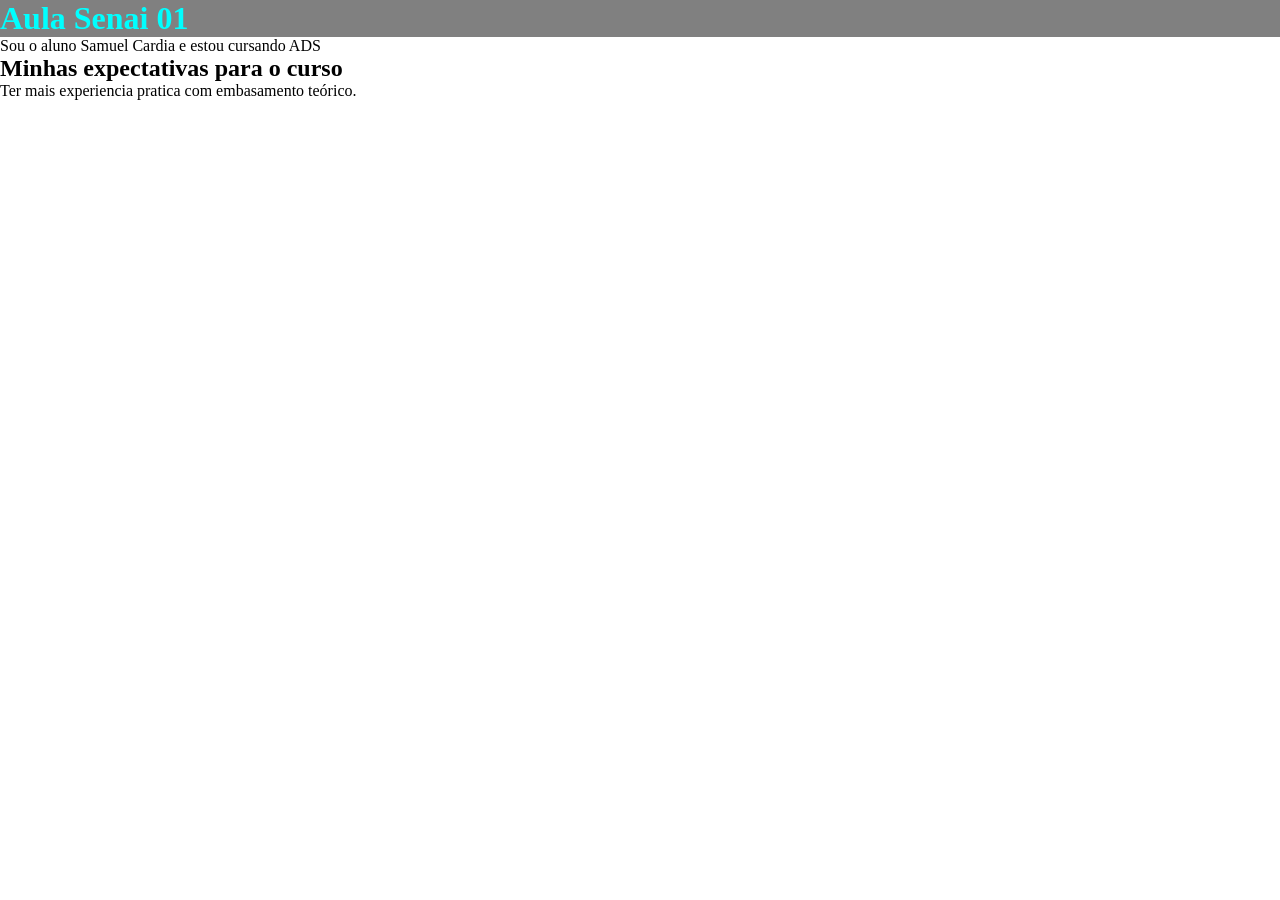
<file: 1° Semestre/Desenvolvimento Web/Aula 1 - DWEB/index.html>
<!DOCTYPE html>
<html lang="en">
    <head>
        <meta charset="UTF-8">
        <meta name="viewport" content="width=device-width, initial-scale=1.0">
        <title>Aula 01</title>
        <link rel="stylesheet" href="index.css">
    </head>

    <body>

            <div class="titulo">
                    <h1>
                    Aula Senai 01
                    </h1>
            </div>

            <div>
                     <p>
                    Sou o aluno Samuel Cardia e estou cursando ADS
                    </p>
            </div>

            <div>
                    <h2>
                    Minhas expectativas para o curso
                    </h2>
            </div>

            <div>
                    <p>
                     Ter mais experiencia pratica com embasamento teórico.
                    </p>
            </div>

    </body>
</html>
</file>
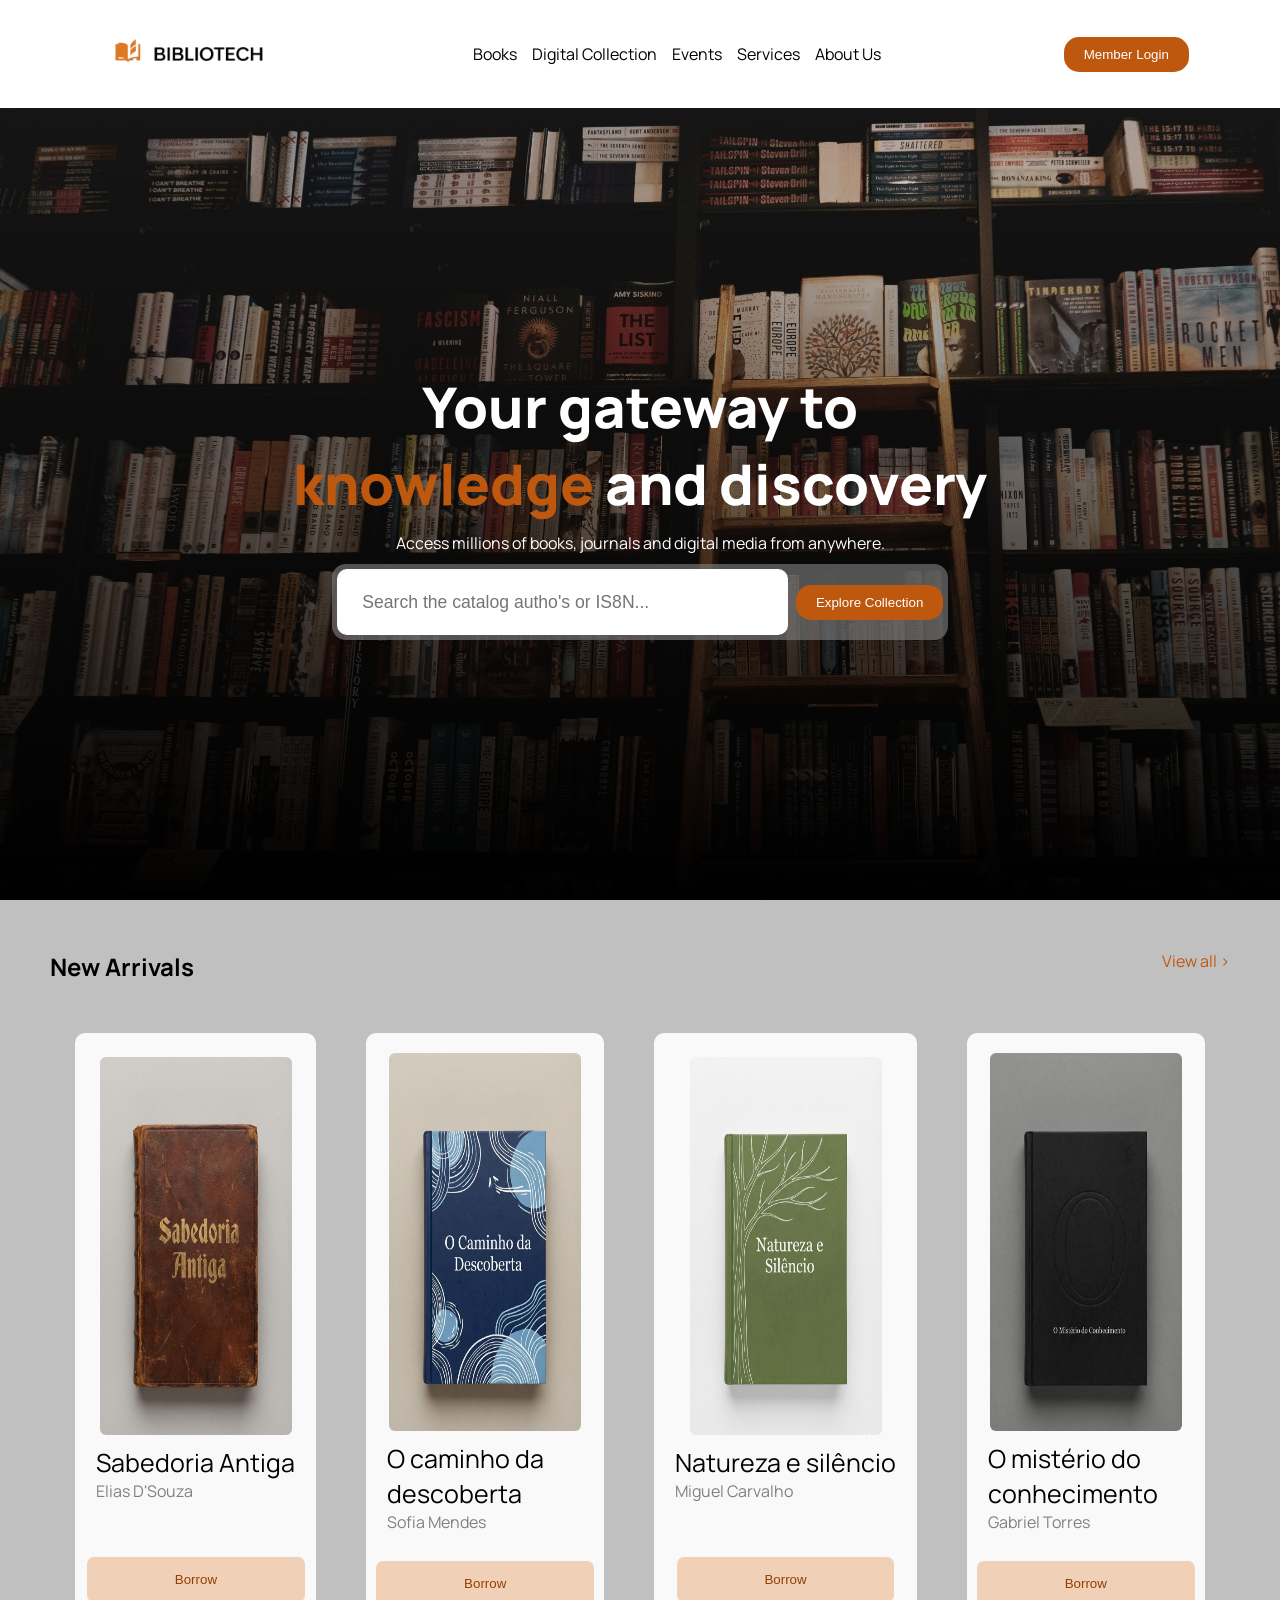
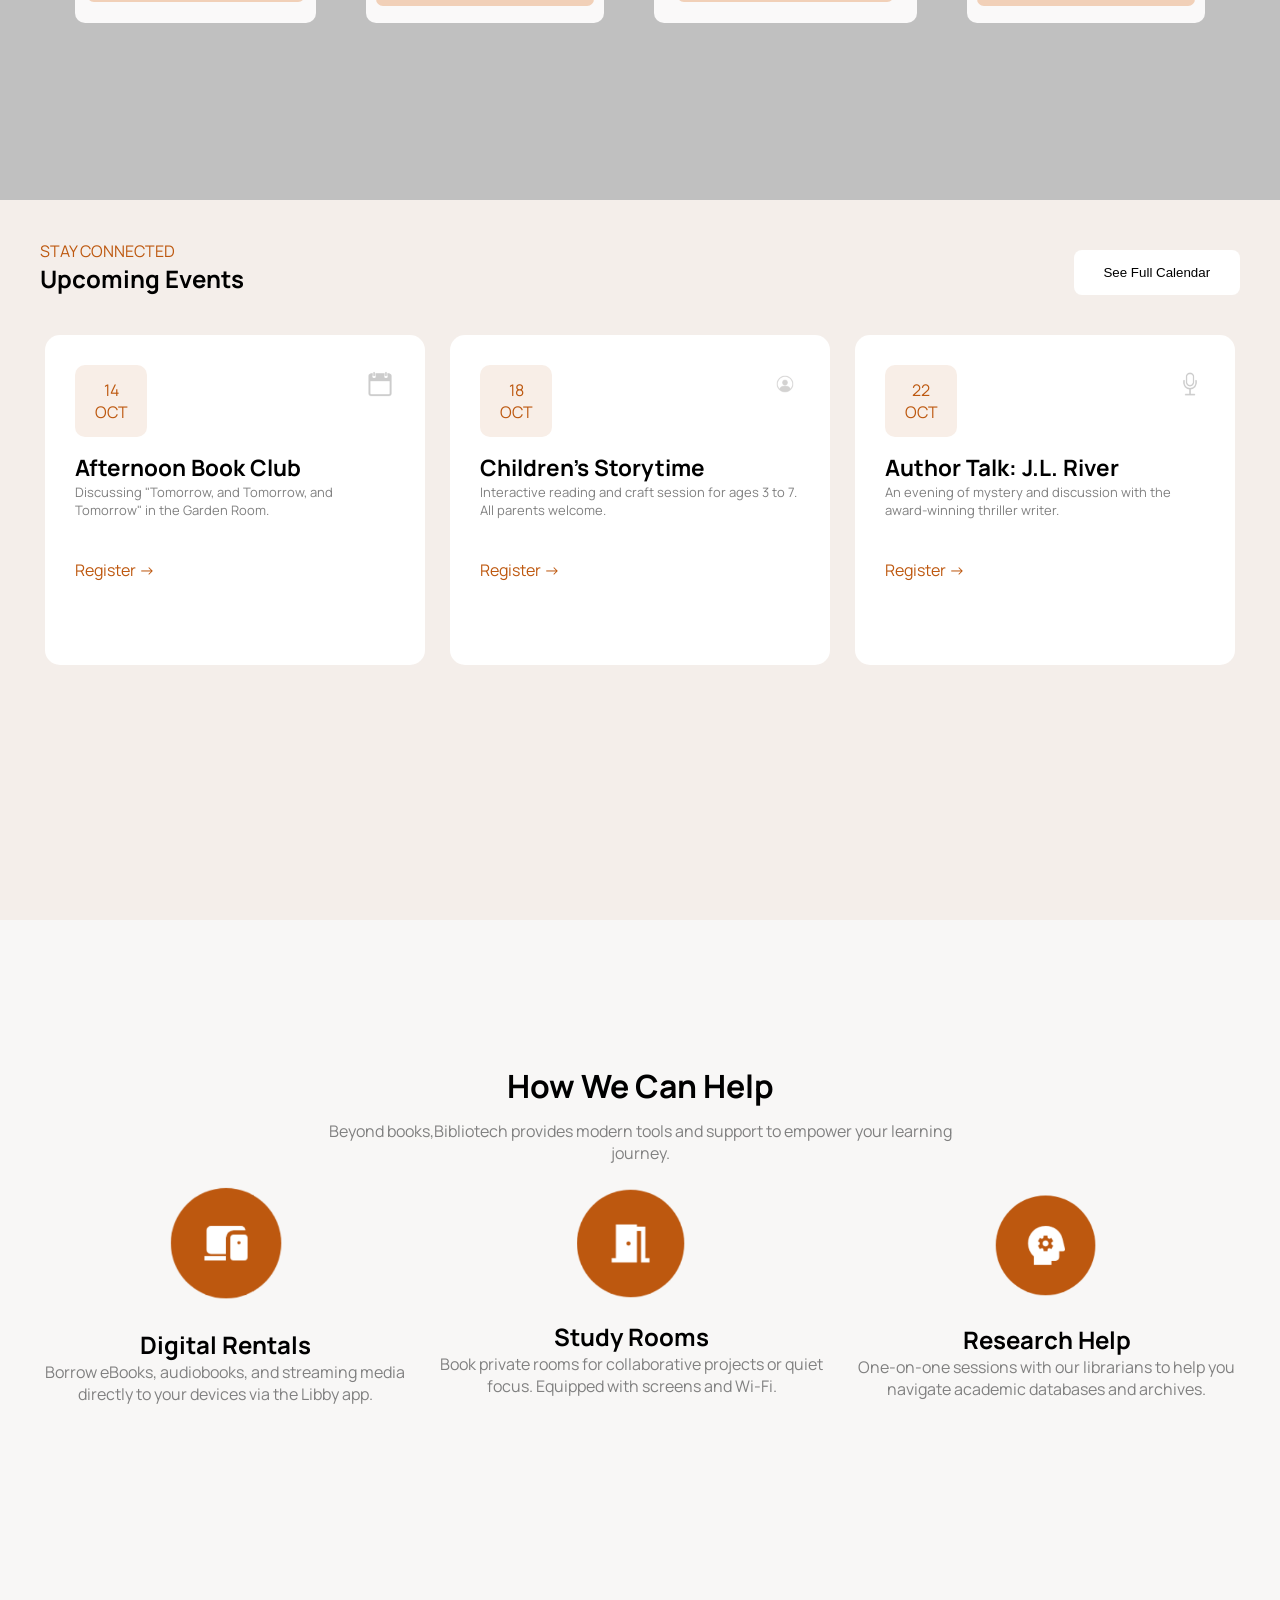
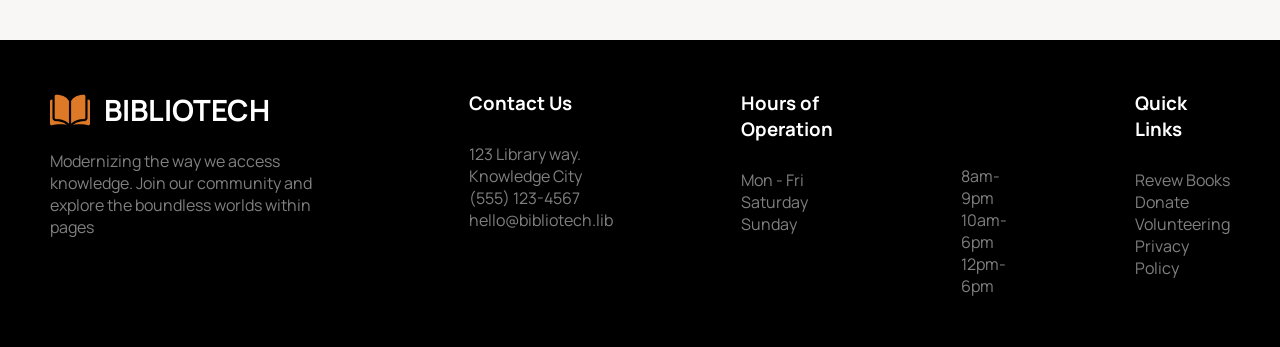
<file: 1° Semestre/Desenvolvimento Web/Aula_Biblioteca/index.html>
<!DOCTYPE html>
<html lang="en">
<head>
    <title>Biblioteca</title>
    <link rel="stylesheet" href="index.css">
    <link rel="stylesheet" href="https://fonts.googleapis.com
    /css2?family=Material+Symbols+Outlined:opsz,wght,FILL,GRAD@24
    ,400,0,0&icon_names=calendar_today" />
</head>
<body>
    <div class="cabecalho">
        <img src="assets/logo.png" class="logo"></img>
        <div class="itens">
            <p>Books</p>
            <p>Digital Collection</p>
            <p>Events</p>
            <p>Services</p>
            <p>About Us</p>
        </div>
        <input 
        type="button"
        value="Member Login"
        class="botao"></input>
    </div>

    <div class="hero">
        
            <h1>Your gateway to <br> <spam class="spam"> knowledge </spam> and discovery</h1>
            <p>Access millions of books, journals and digital media from anywhere.</p>
        
        <div class="input_container">
            <input type="text" placeholder="Search the catalog autho's or IS8N..." class="pesquisa">
            <input type="button" value="Explore Collection" class="botao">
        </div>
    </div>

    <div class="livros">
        <div class="textos">
            <h2>New Arrivals</h2>
            <p class="spam">View all ></p>
        </div>
        <div class="cards">
            <div class="card">
                <div class="img_livro">
                    <img src="assets/livro1.png">
                </div>
                <div class="textosCard">
                    <p class="textol">Sabedoria Antiga</p>
                    <p class="nome">Elias D'Souza</p>
                </div>
                <div class="area" id="a1">
                    <button class="area_botao">
                        Borrow
                    </button>
                </div>
            </div>

            <div class="card">
                <div class="img_livro">
                    <img src="assets/livro2.png">
                </div>
                <div class="textosCard">
                    <p class="textol">O caminho da <br> descoberta</p>
                    <p class="nome">Sofia Mendes</p>
                </div>
                <div class="area" id="a2">
                    <button class="area_botao">
                        Borrow
                    </button>
                </div>
            </div>

            <div class="card">
                <div class="img_livro">
                    <img src="assets/livro3.png">
                </div>
                <div class="textosCard">
                    <p class="textol">Natureza e silêncio</p>
                    <p class="nome">Miguel Carvalho</p>
                </div>
                <div class="area" id="a3">
                    <button class="area_botao">
                        Borrow
                    </button>
                </div>
            </div>

            <div class="card">
                <div class="img_livro">
                    <img src="assets/livro4.png">
                </div>
                <div class="textosCard">
                    <p class="textol">O mistério do <br> conhecimento</p>
                    <p class="nome">Gabriel Torres</p>
                </div>
                <div class="area" id="a4"> 
                    <button class="area_botao">
                        Borrow
                    </button>
                </div>
                <div>
                    
                </div>               
            </div>
        </div>
    </div>

    <div class="stayC">
        <div class="cabecalhoPg3">
            <div class="textoEsPg3">
                <p>STAY CONNECTED</p>
                <h2>Upcoming Events</h2>
            </div>
            <button class="botao1">See Full Calendar</button>
        </div>
        <div class="cardsPg3">
            <div class="cardPg3">
                <div class="textoCabPg3">
                    <div class="textoDataCardPg3">
                        <p>14<br>OCT</p>
                    </div>
                    <div>
                        <img src="assets/calender.jpeg" id="imgIcon">
                    </div>
                </div>
                <div class="textoBdPg3">
                    <h2>Afternoon Book Club</h1>
                    <p>Discussing "Tomorrow, and Tomorrow, and Tomorrow" in the Garden Room.</p>
                </div>  
                <div class="spam" id="regis">
                    <p>Register →</p>
                </div>
            </div>
            <div class="cardPg3">
                <div class="textoCabPg3">
                    <div class="textoDataCardPg3">
                        <p>18<br>OCT</p>
                    </div>
                    <div>
                        <img src="assets/user.jpg" id="imgIcon">
                    </div>
                </div>
                <div class="textoBdPg3">
                    <h2>Children's Storytime</h1>
                    <p>Interactive reading and craft session for ages 3 to 7. All parents welcome.</p>
                </div>  
                <div class="spam" id="regis">
                    <p>Register →</p>
                </div>
            </div>
            <div class="cardPg3">
                <div class="textoCabPg3">
                    <div class="textoDataCardPg3">
                        <p>22<br>OCT</p>
                    </div>
                    <div>
                        <img src="assets/mic.jpg" id="imgIcon">
                    </div>
                </div>
                <div class="textoBdPg3">
                    <h2>Author Talk: J.L. River</h1>
                    <p>An evening of mystery and discussion with the award-winning thriller writer.</p>
                </div>
                <div class="spam" id="regis">
                    <p>Register →</p>
                </div>
            </div>
        </div>
    </div>
    
    <div class="HowWe">
        <div class="textoHow">
            <h1>How We Can Help</h1>
            <p>Beyond books,Bibliotech provides modern tools and support to empower your learning<BR>journey.</p>
        </div>
        <div class="cardPg4">
            <div class="textoCardPg4">
                <img class ="img-icon " src="assets/iconHow1.png" >

                <h2>Digital Rentals</h2>
                <p>Borrow eBooks, audiobooks, and streaming media<br>
                 directly to your devices via the Libby app.</p>
            </div>
            <div class="textoCardPg4">
                <img class ="img-icon " src="assets/iconHow2.png" >
                
                <h2>Study Rooms</h2>
                <p>Book private rooms for collaborative projects or quiet<br>
                 focus. Equipped with screens and Wi-Fi.</p>
            </div>
            <div class="textoCardPg4">
                <img class ="img-icon " src="assets/iconHow3.png" >
                
                <h2>Research Help</h2>
                <p>One-on-one sessions with our librarians to help you<br>
                navigate academic databases and archives.</p>
            </div>
        </div>
    </div>
    
    <div class="fim">
        <div class="cardsFim">
            <div class="logoFim">
                <img src="assets/iconBook.png">
                <h3>BIBLIOTECH</h3>
            </div>
            <div>
                <p>Modernizing the way we access knowledge. Join our community and explore the 
                boundless worlds within pages</p>
            </div>
        </div>
        <div class="contUs">
            <h3>Contact Us</h3>
            <p>123 Library way. Knowledge City</p>
            <p>(555) 123-4567</p>
            <p>hello@bibliotech.lib</p>
        </div>
        <div class="contUs">
            <h3>Hours of Operation</h3>
            <p>Mon - Fri</p>
            <p>Saturday</p>
            <p>Sunday</p>
        </div>
        <div class="dataFim">
            <p>8am-9pm</p>
            <p>10am-6pm</p>
            <p>12pm-6pm</p>
        
        </div>
        <div class="contUs">
            <h3>Quick Links</h3>
            <p>Revew Books</p>
            <p>Donate</p>
            <p>Volunteering</p>
            <p>Privacy Policy</p>
        </div>
    </div>
</body>

</html>
</file>
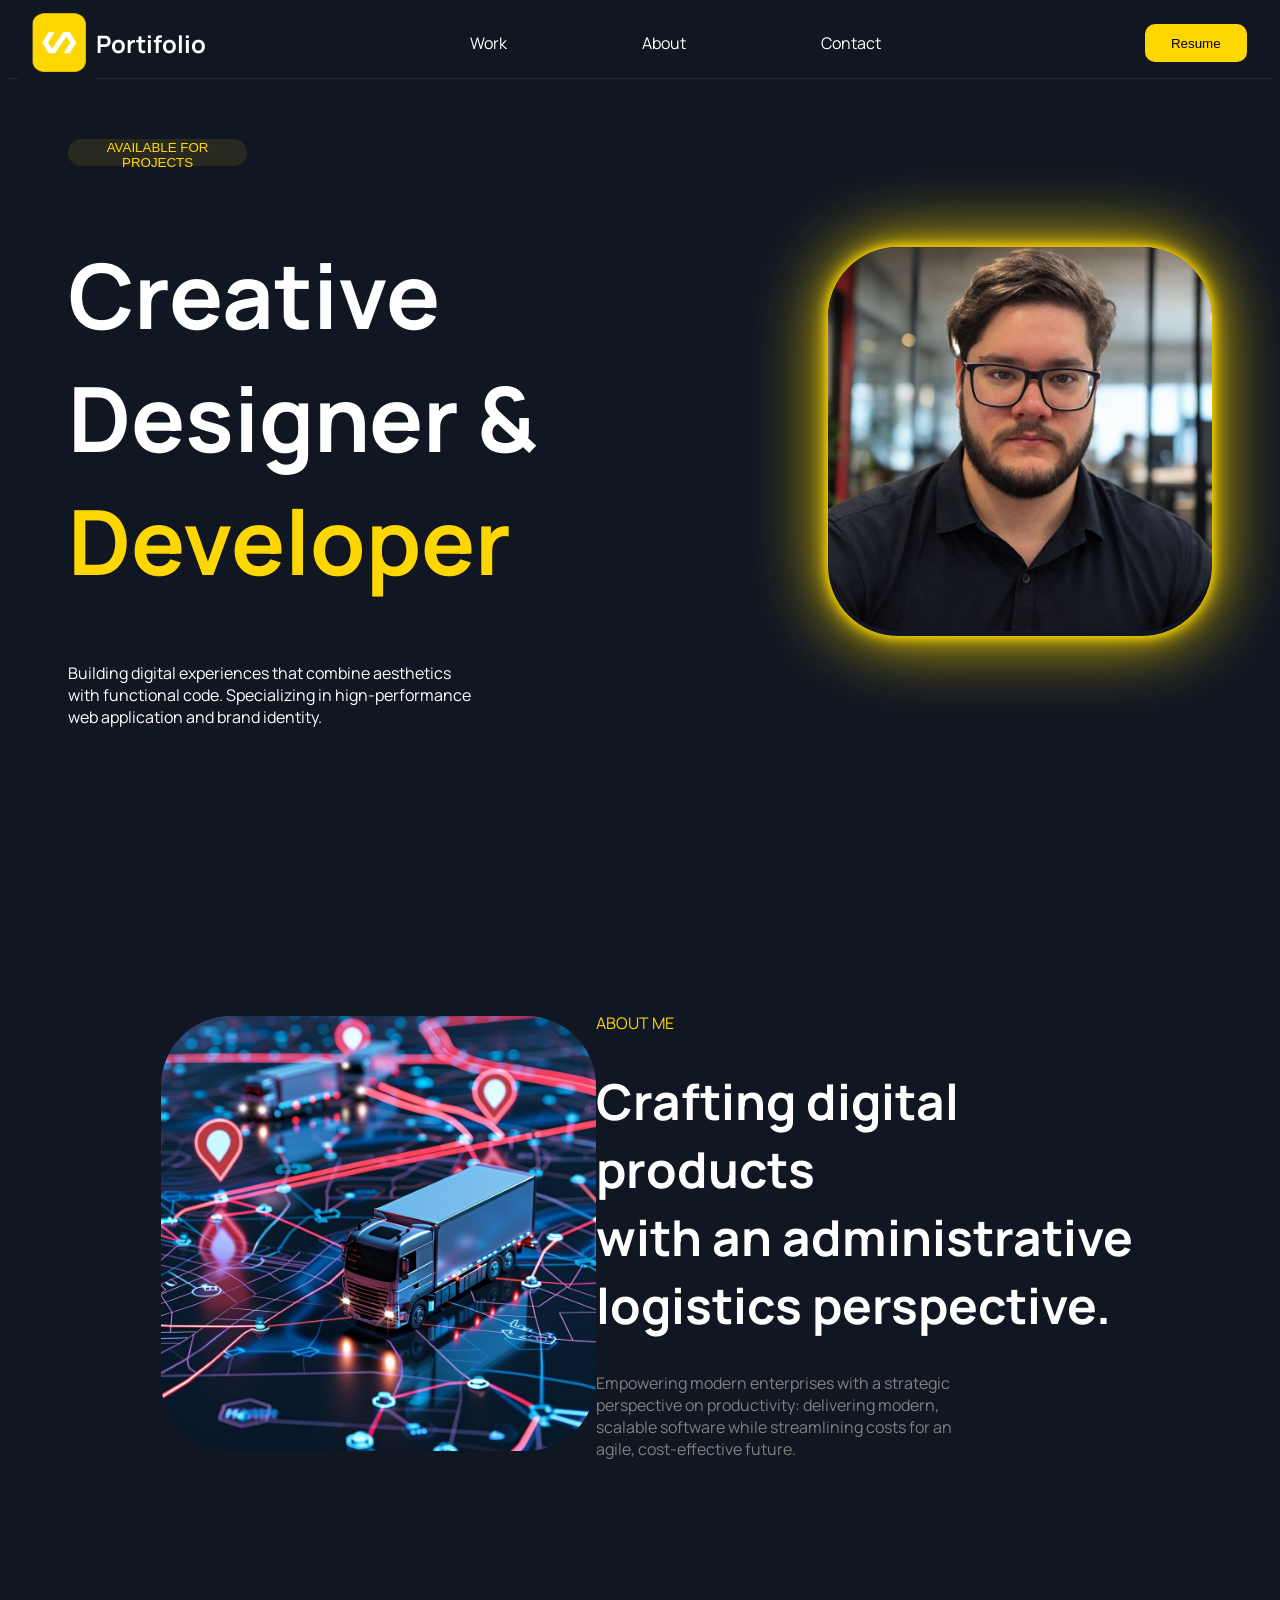
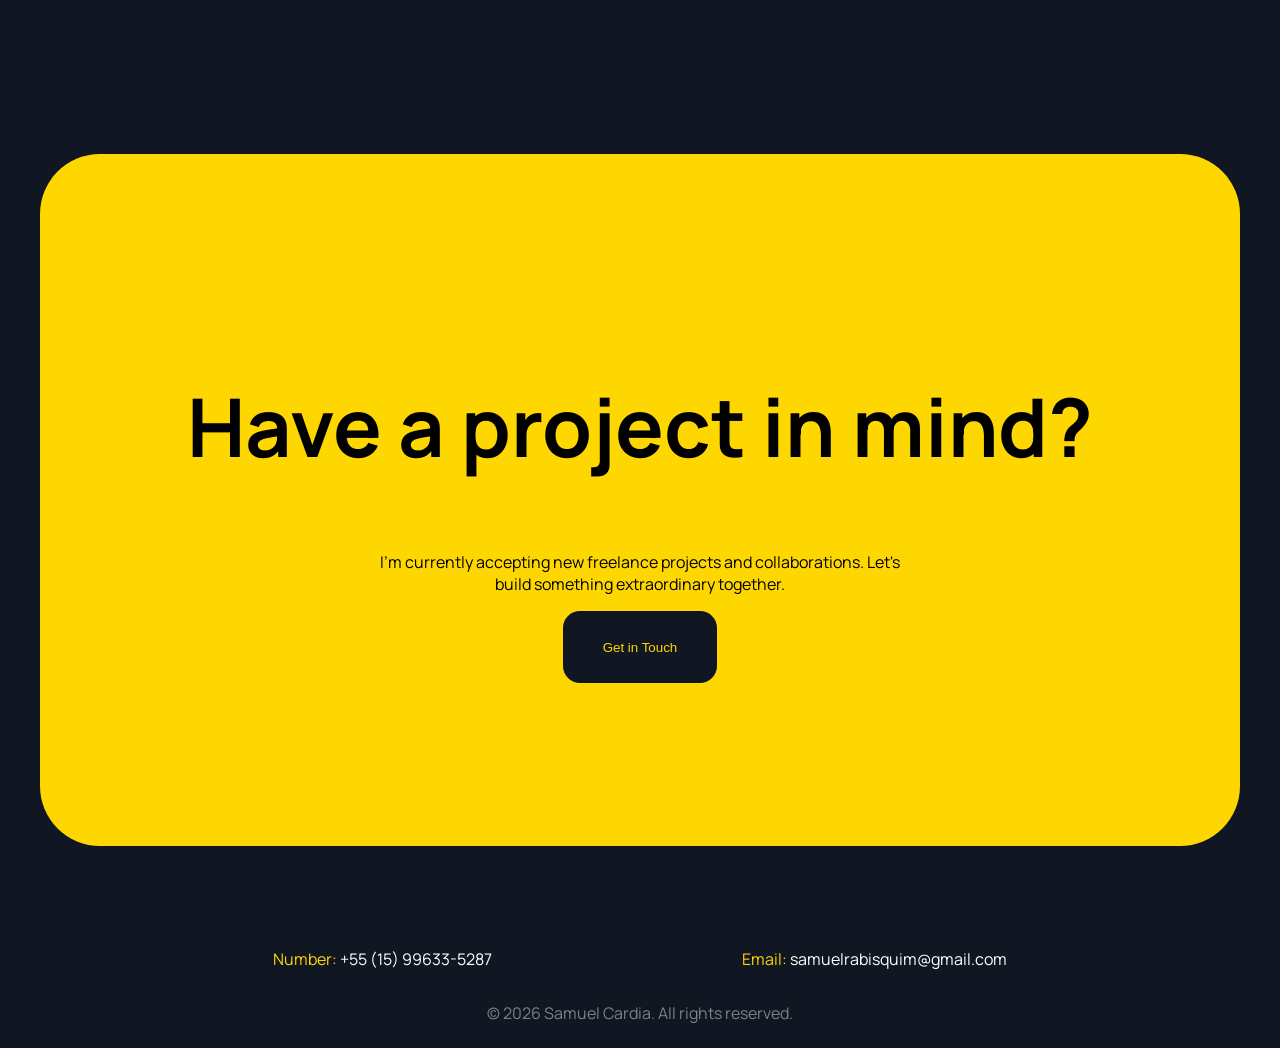
<file: 1° Semestre/Desenvolvimento Web/Portifolio web/index.html>
<!DOCTYPE html>
<html lang = "en">
    <head>
        <title>Portifolio</title>
        <link rel="stylesheet" href="index.css">
        <link href="https://fonts.googleapis.com/css2?family=Manrope:wght@200..800&display=swap" rel="stylesheet">
    </head>
    <body>
        <div class="itens">
            <div class="logoCab">
                <img class="imgLogo" src="assets/logoPortifolio.png">
            
                <h2>Portifolio</h2>
            </div>
            <div class="textoCab">
                <p>Work</p>
                <p>About</p>
                <p>Contact</p>
            </div>
            <input
            type="button"
            value="Resume"
            class="botaoCab">
        </div>
        <div class="apresenta">
            <div class="textoAp">
                <div>
                    <button class="AVAB">AVAILABLE FOR PROJECTS</button>
                </div>
                <div class="tituloAp">
                    <h1>Creative<br>
                        Designer &<br>
                       <span class="spam"> Developer </span></h1>
                </div>
                <div>
                    <p>Building digital experiences that combine aesthetics<br>
                    with functional code. Specializing in hign-performance<br>
                    web application and brand identity.
                    </p>
                </div>
            </div>
            <div class="fotao">
                <img class="fotaoSam" src="assets/fotoSam.jpeg">
            </div>
        </div>
        <div class="aboutMe">
            <div class="imgAbout">
                <img class="fotoAbout" src="assets/aboutMe.jpg">
            </div>
            <div class="textoAbout">
                <div>
                    <p class="about">ABOUT ME</p>
                    <h1>Crafting digital products<br>
                     with an administrative<br>
                     logistics perspective.</h1>
                    <p class="subTAbout">Empowering modern enterprises with a strategic<br> 
                    perspective on productivity: delivering modern,<br>
                    scalable software while streamlining costs for an <br>
                    agile, cost-effective future.</p>
                </div>
            </div>
        </div>
        <div class="contato">
            <div class="balao">
                <H1>Have a project in mind?</H1>
                <p>I'm currently accepting new freelance projects and collaborations. Let's<br>
                build something extraordinary together.</p>
                <button class="botaoGet">
                    Get in Touch
                </button>
            </div>
        </div>
        <div class="fim">
            <div class="textoFim">
                <p><spam>Number:</spam> +55 (15) 99633-5287</p>
                <p><spam>Email:</spam> samuelrabisquim@gmail.com</p>

            </div>
            <div class="direitos">
                <p>© 2026 Samuel Cardia. All rights reserved.</p>
            </div>
        </div>
    </body>
</html>
</file>
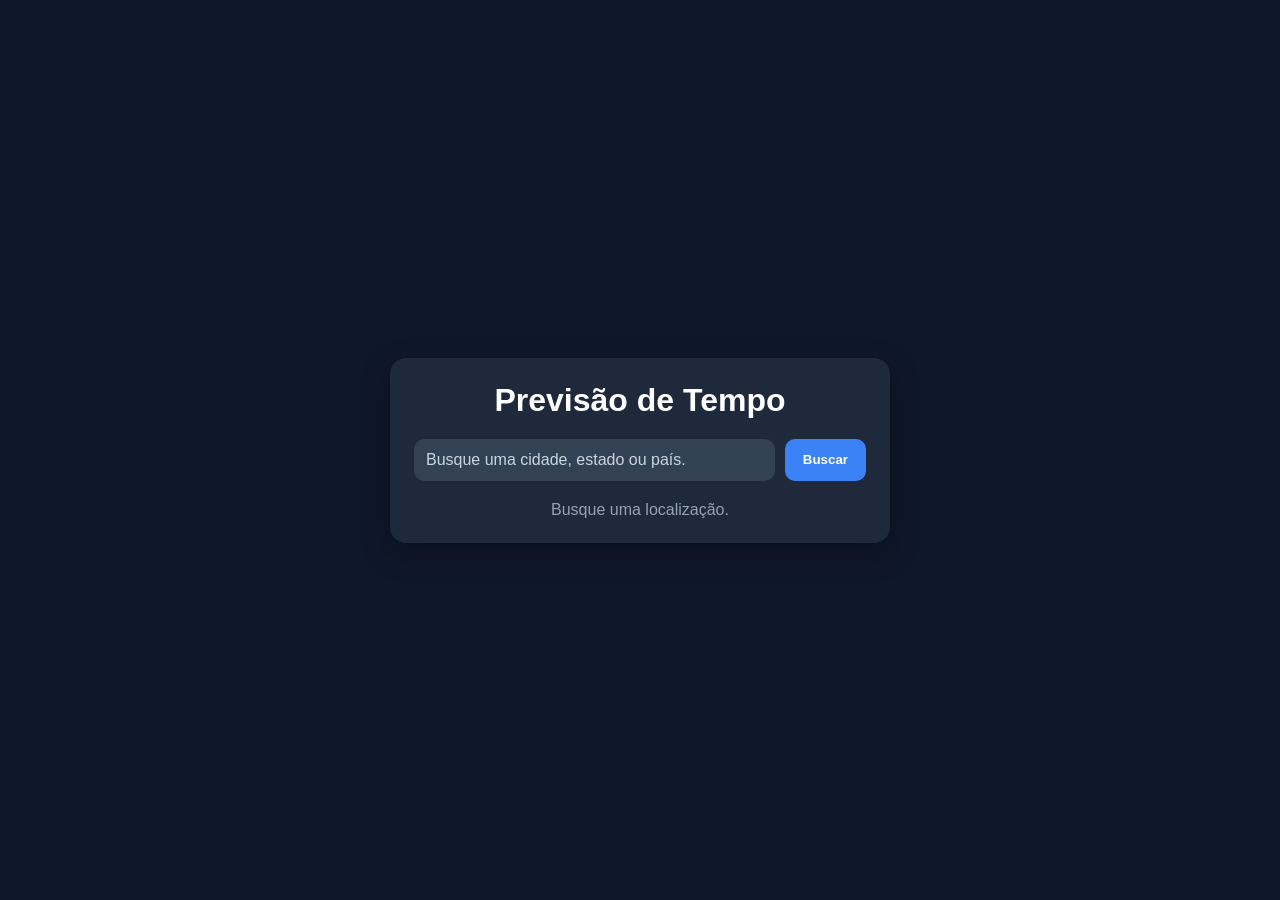
<file: 1° Semestre/Desenvolvimento Web/Aula_Javascript/previsão do tempo/index.html>
<!DOCTYPE html>
<html lang="pt-BR">
<head>
  <meta charset="UTF-8" />
  <meta name="viewport" content="width=device-width, initial-scale=1.0" />
  <title>Previsão de Tempo</title>
  <link href="styles.css" rel="stylesheet">
</head>

<body>

  <div class="container">
    <h1>Previsão de Tempo</h1>

    <div class="input-group">
      <input type="text" id="taskInput" placeholder="Busque uma cidade, estado ou país." />
      <button id="searchBtn">Buscar</button>
    </div>

    <ul id="results"></ul>

    <p class="empty-message" id="emptyMessage">
      Busque uma localização.
    </p>
  </div>


  <script src="index.js"></script>

</body>
</html>
</file>
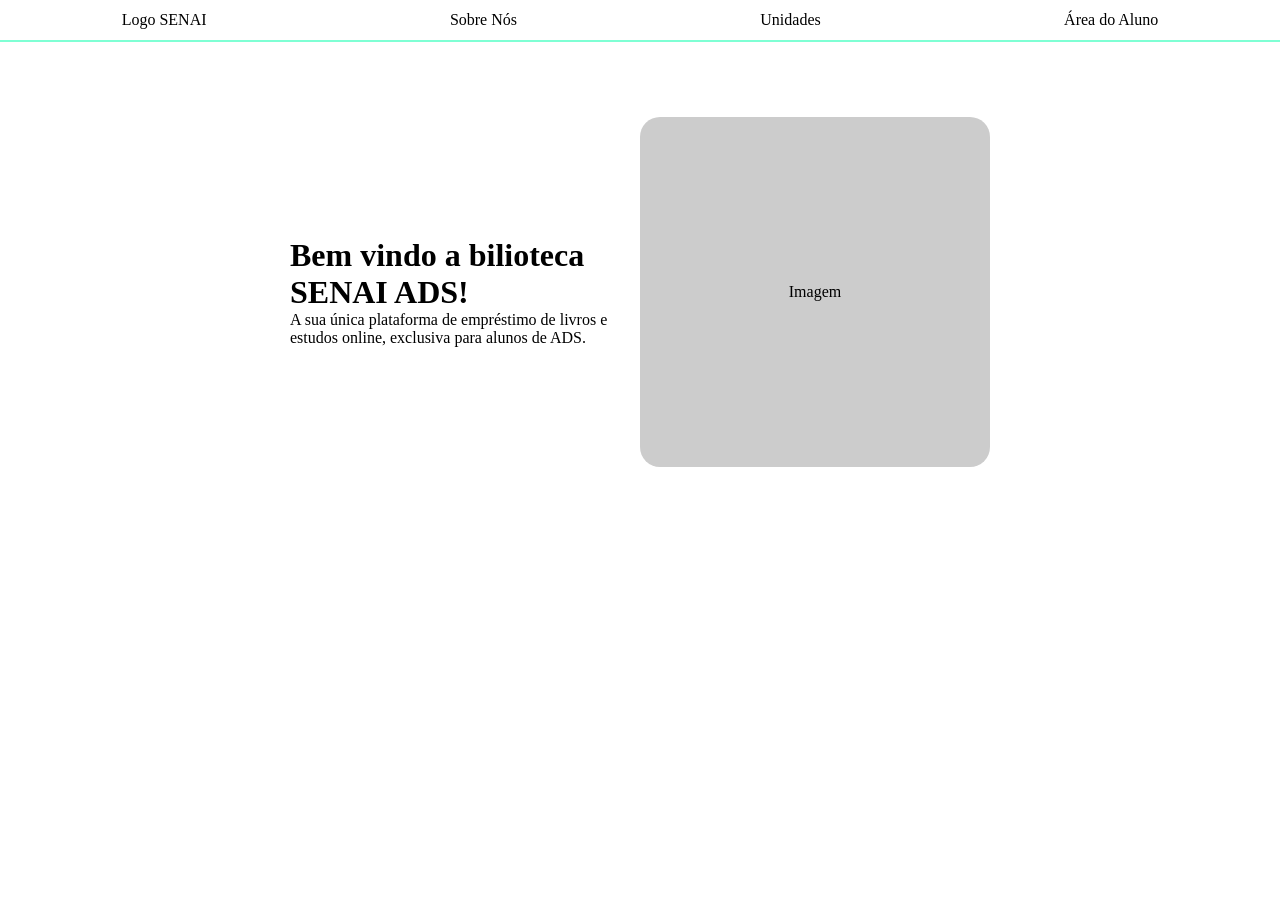
<file: 1° Semestre/Desenvolvimento Web/Aula 1 - DWEB/index2.html>
<!DOCTYPE html>
<html lang="en">
    <head>
        <meta charset="UTF-8">
        <meta name="viewport" content="width=device-width, initial-scale=1.0">
        <title>Biblioteca SENAI</title>
        <link rel="stylesheet" href="index.css">
    </head>

    <body>
        <div class="cabecalho">
            <p>Logo SENAI</p>
            <p>Sobre Nós</p>
            <p>Unidades</p>

            <p>Área do Aluno</p>
        </div>
        <div class="hero">
            <div class="descricao">
                <h1>Bem vindo a bilioteca SENAI ADS!</h1>
                <p>A sua única plataforma de empréstimo de livros e estudos online, exclusiva para alunos de ADS.</p>
            </div>
            <div class="hero_imagem">
                <p>Imagem</p>
            </div>
        </div>
    </body>
</html>
</file>
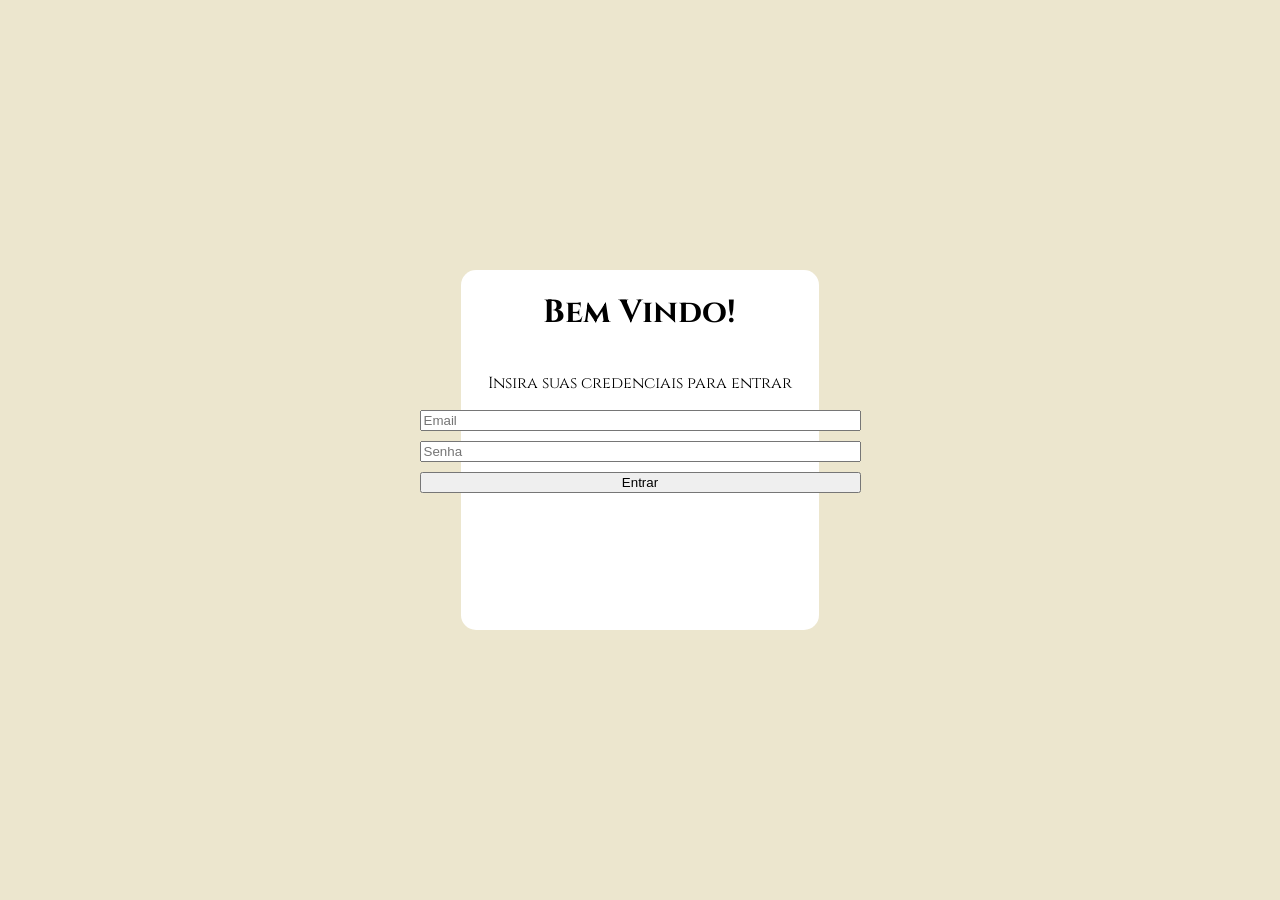
<file: 1° Semestre/Desenvolvimento Web/Aula_Javascript/algo/indexMeu.html>
<!DOCTYPE html>
<html lang="en">
<head>
    <meta charset="UTF-8">
    <meta name="viewport" content="width=device-width, initial-scale=1.0">
    <link rel="preconnect" href="https://fonts.googleapis.com">
    <link rel="preconnect" href="https://fonts.gstatic.com" crossorigin>
    <link href="https://fonts.googleapis.com/css2?family=Cinzel:wght@400.
    .900&display=swap" rel="stylesheet">
    <link rel="stylesheet" href="index.css">
    <title>Document</title>
</head>
<body>
    <div class="login">
        
        <div class="loginSon">
            <h1>Bem Vindo!</h1>
            <p>Insira suas credenciais para entrar</p>
            <form class="form" id="loginForm">
                <input id="email" type="email" placeholder="Email">
                <input id="senha" type="password" placeholder="Senha">
                <input id="entrar" type="submit" value="Entrar">
            </form>
        </div>
    </div>
    <script src="index.js"></script>
</body>
</html>
</file>
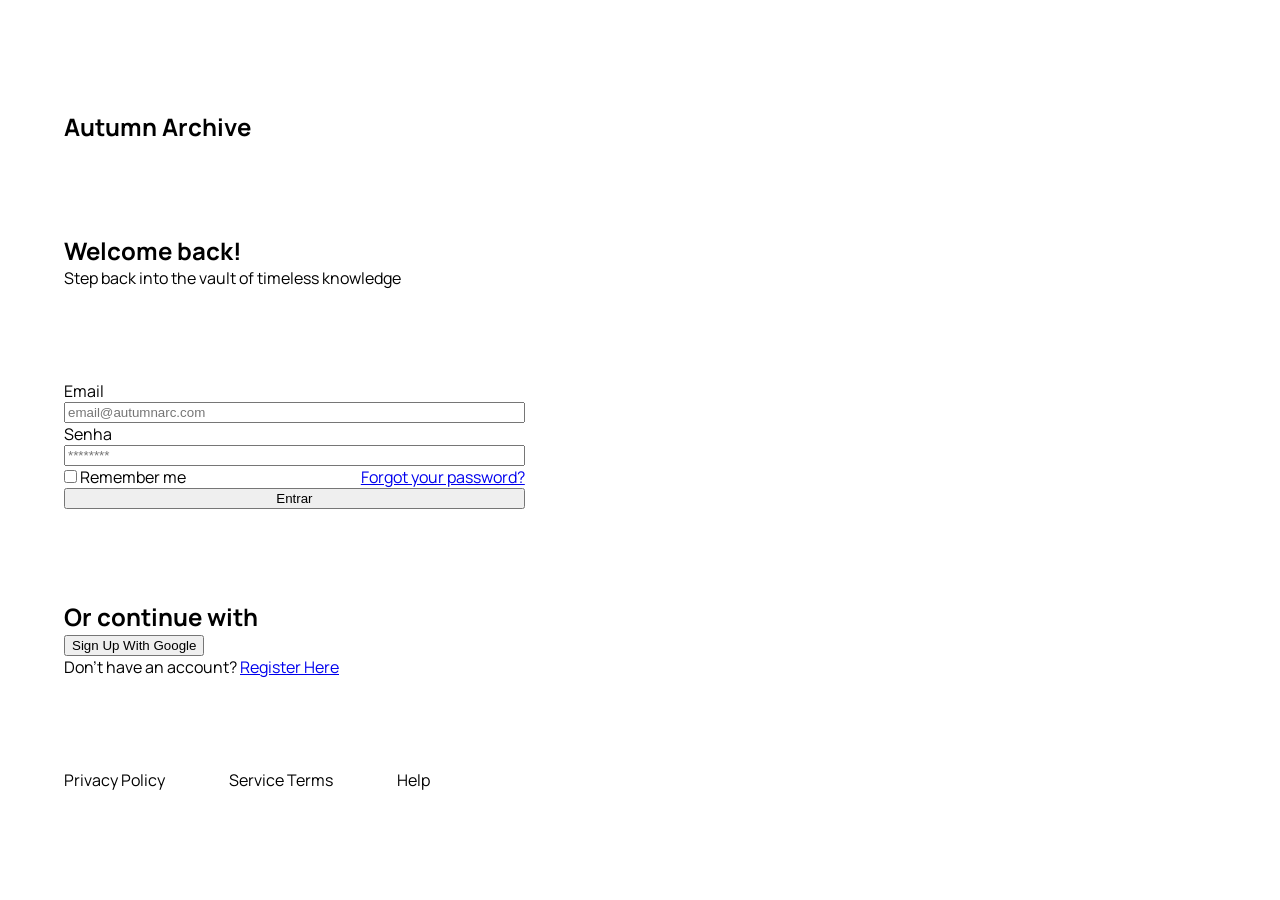
<file: 1° Semestre/Desenvolvimento Web/Aula_Javascript/algo/indexProf.html>
<!DOCTYPE html>
<html lang="en">
<head>
    <meta charset="UTF-8">
    <meta name="viewport" content="width=device-width, initial-scale=1.0">
    <title>Document</title>
    <link href="indexProf.css" rel="stylesheet">
</head>
<body>
    <main class="mainContainer">
        <aside class="image">
        </aside>
        <section class="inputContainer">
            <h2>Autumn Archive</h2>
            <div>
                <h1>Welcome back!</h1>
                <p>Step back into the vault of timeless knowledge</p>
            </div>
            <form id="loginForm" class="loginForm">
                <label>Email</label>
                <input id="email" type="email" placeholder="email@autumnarc.com">
                <label>Senha</label>
                <input id="senha" type="password" placeholder="********">
                <span class="esqueciSenha">
                    <div class="esqueciSenhaCheckbox">
                        <input type="checkbox">
                        <label>Remember me</label>
                    </div>
                    <a href="/recovery">Forgot your password?</a>
                    
                </span>
                <input id="entrar" type="submit" value="Entrar"> 
            </form>
            <div>
                <h2>Or continue with</h2>
                <input type="button" value="Sign Up With Google">
                <p>Don't have an account? <a href="/register">Register Here</a></p>
            </div>
            <footer>
                <p>Privacy Policy</p>
                <p>Service Terms</p>
                <p>Help</p>
            </footer>
        </section>
    </main>
    <script src="index.js"></script>

</body>
</html>
</file>
<file: 1° Semestre/Desenvolvimento Web/Aula 1 - DWEB/index.css>
.titulo{
    color: aqua;
    background-color:gray;
}

.cabecalho{
    display:flex;
    justify-content: space-around;
    height: 40px;
    align-items: center;
    border-bottom: 2px solid;
    border-color: aquamarine;
}

*{
    margin: 0;
}

.hero{
    display:flex;
    justify-content: center;
    align-items: center;
    height: 500px
}

.descricao{
    width: 350px;
}

.hero_imagem{
    width: 350px;
    height: 350px;
    background-color: rgb(204, 204, 204);
    border-radius: 20px;
    display: flex;
    justify-content: center;
    align-items: center;
}
</file>
<file: 1° Semestre/Desenvolvimento Web/Aula_Biblioteca/index.css>
@import url('https://fonts.googleapis.com/css2?family=Manrope:wght@200..800&display=swap');
body{
    font-family: 'Manrope', sans-serif;
}
.cabecalho{
    display: flex;
    justify-content: space-around;
    align-items: center;
    height: 12vh;
}
*{
    margin:0
}
.itens{
    display: flex;
    gap: 15px;
    cursor: pointer;
}
.itens p:hover{
    color: #BD580F;
    transition: 0,3s;
}
.botao{
    background-color: #be580f;
    color: white;
    border-radius: 15px;
    border: none;
    outline: none;
    padding: 10px 20px;
}
.logo{
    width: 200px;
}
.hero{
    width: 100%;
    height: 88vh;
    display: flex;
    background-image:linear-gradient(0deg, rgba(0,0,0),rgba(23, 12, 12, 0.126)), url("assets/capa.jpeg");
    flex-direction: column;
    gap: 10px;
    align-items: center;
    justify-content: center;
}
.hero h1{
    color: white;
    font-size: 3.5rem;
    font-weight: 800 ;
    text-align: center;
}
.hero p{
    color: white;
}
.spam{
    color:  #be580f;
}
.pesquisa{
    padding: 2.5vh 2vw;
    border: none;
    outline:  #be580f;
    font-size: 1.1rem;
    border-radius: 10px;
    width: 400px;
    height: 21px;
}
.input_container{
    padding: 0.4vw;
    border-radius: 14px;
    background-color: rgba(127, 127, 127, 0.628);
    justify-content: center;
    align-items: center;
    display: flex;
    gap: 8px;
}
.livros{
    display: flex;
    flex-direction: column;
    height: 100vh;
    background-color: rgb(192, 192, 192);
}
.card{
    background-color: rgb(250, 249, 249);
    border-radius: 10px;
    color: white;
    bottom: 30vh;
    display: flex;
    justify-content: center;
    align-items: center;
    flex-direction: column;
    padding: 10px;
    padding-top: 20px;
}
.cards{
    display: flex;
    justify-content: center;
    gap: 50px;
    flex-wrap: wrap;
}
.textos{
    display: flex;
    justify-content: space-between;
    padding: 50px;
}
.img_livro img{
    border-radius: 6px;
    display: flex;
    width: 15vw;
    height: 42vh;
}
.textol{
    color: black;
    display: flex;
    font-size: 25px;
}
.nome{
    color: gray;
    display: flex;
    flex-direction: column;
}
.textosCard{
    width: 100%;
    display: flex;
    flex-direction: column;
    justify-content: start;
    padding-left: 22px;
    padding-top: 10px;
}
.area{
    display: flex;
    justify-content: center;
    height: 60px;
    align-items: center;
    padding-top: 20px;
}
.area_botao{
    height: 5vh;
    width: 17vw;
    color: #943e01;
    background-color: #f1d0b8;
    border: 0;
    border-radius: 7px;
}
#a1, #a3{
    margin-top: 28px;
}
.botao1{
    height: 5vh;
    width: 13vw;
    border: 0;
    border-radius: 8px;
    background-color: white;
}
.textoEsPg3 p{
    color: #BD580F;
}
.cabecalhoPg3{
    display: flex;
    justify-content: space-between;
    padding: 40px;
    align-items: end;
}
.stayC{
    background-color: #f4eeea;
    height: 80vh;
}
.cardPg3{
    display: flex;
    background-color: white;
    width: 25vw;
    height: 30vh;
    border-radius: 15px;
    padding: 30px;
    flex-direction: column;
}
.cardsPg3{
    display: flex;
    justify-content: center;
    align-items: center;
    gap: 25px;
}
#imgIcon{
    width: 30px;
    height: 30px;
    opacity: 20%;
    padding-top: 4px;
}
.textoBdPg3 p{
    color: gray;
    font-size: 13px;
}
.textoDataCardPg3{
    background-color: #F8EEE7;
    color: #BD580F;
    display: flex;
    height: 8vh;
    width: 8vh;
    border-radius: 10px;
    align-items: center;
    justify-content: center;
    text-align: center;
}
.textoCabPg3{
    display: flex;
    justify-content: space-between;
    width: 100%;
    height: 26.5%;
}
.textoBdPg3{
    padding-top: 15px;
    font-size: 15px;
}
#regis{
    display: flex;
    padding-top: 40px;
}
.HowWe{
    background-color: #F8F7F6;
    height: 80vh;
}
.textoHow{
    display: flex;
    flex-direction: column;
    align-items: center;
    text-align: center;
    padding-top: 16vh;
    gap: 12px;
}
.textoHow p{
    color: gray;
}
.cardPg4{
    display: flex;
    flex-direction: row;
    align-items: center;
    justify-content: center;
    gap: 35px;
}
.cardsPg4{
    display: flex;
    flex-direction: row;
}
.img-icon{
    width: 20vh;
}
.textoCardPg4{
    flex-direction: column;
    text-align: center;
}
.textoCardPg4 p{
    color: gray;
}
.fim h3{
    color: white;
}
.fim p{
    color: grey;
}
.fim{
    background-color: black;
    display: flex;
    flex-direction: row;
    gap: 10vw;
    padding: 50px;
}
.cardsFim img{
    width: 40px;
}
.logoFim{
    display: flex;
    align-items: center;
    font-size: 25px;
    gap: 14px;
    padding-bottom: 20px;
}
.dataFim{
    padding-top: 75px;
}
.contUs h3{
    padding-bottom: 27px;
}
</file>
<file: 1° Semestre/Desenvolvimento Web/Portifolio web/index.css>
.imgLogo{
    display: flex;
    width: 8.7vh;
    height: 8vh;
}
body{
    background-color: #101622;
    font-family: 'Manrope', sans-serif;
}
.itens{
    display: flex;
    justify-content: space-between;
    color: white;
    align-items: center;
    padding-left: 10px;
    padding-right: 25px;
    border-bottom: 1px solid #1E293B;
    height: 5.5vw;
}
.logoCab{
    display: flex;
    align-items: center;
}
.textoCab{
    display: flex;
    gap: 15vh;
}
.textoAp{
    color: white;
}
.botaoCab{
    background-color: #FFD700;
    width: 8vw;
    height: 3vw;
    border: 0;
    border-radius: 10px;
}
.fotao{
    box-shadow: 
    0 0 20px #FFD700,
    0 0 10px #FFD700,
    0 0 75px #FFD700;
    border-radius: 70px;
}
.fotaoSam{
    width: 30vw;
    border-radius: 70px;
}
.AVAB{
    background-color: #282A1F;
    color: #FFD700;
    border: 0;
    border-radius: 20px;
    width: 14vw;
    height: 3vh;
}
.apresenta{
    display: flex;
    justify-content: space-between;
    align-items: center;
    padding: 60px;
}
.tituloAp{
    color: white;
    font-size: 5vh;
}
.spam{
    color: #FFD700;
}
.fotoAbout{
    width: 34vw;
    border-radius: 70px;
}
.aboutMe{
    display: flex;
    height: 96vh;
    align-items: center;
    justify-content: space-between;
    padding-right: 15vh;
    padding-left: 17vh;
}
.textoAbout{
    color: white;
}
.about{
    color: #FFD700;
}
.subTAbout{
    color: gray;
}
.textoAbout h1{
    font-size: 5.5vh;
}
.contato{
    height: 96vh;
    display: flex;
    justify-content: center;
    align-items: center;
}
.balao{
    background-color: #FFD700;
    width: 95%;
    height: 80%;
    border-radius: 60px;
    color: black;
    display: flex;
    justify-content: center;
    align-items: center;
    flex-direction: column;
}
.balao p{
    text-align: center;
    padding-top: -30px;
}
.balao h1{
    font-size: 9vh;
}
.botaoGet{
    color: #FFD700;
    background-color: #101622;
    width: 12vw;
    height: 8vh;
    border: 0;
    border-radius: 17px;
}
.fim{
    color: white;
    flex-direction: column;
}
.textoFim{
    display: flex;
    justify-content: center;
    gap: 250px;
}
.direitos{
    display: flex;
    justify-content: center;
    color: gray;
}
.textoFim spam{
    color: #FFD700;
}
</file>
<file: 1° Semestre/Desenvolvimento Web/Aula_Javascript/previsão do tempo/styles.css>
* {
    margin: 0;
    padding: 0;
    box-sizing: border-box;
    font-family: Arial, Helvetica, sans-serif;
}

body {
    background: #0f172a;
    min-height: 100vh;
    display: flex;
    justify-content: center;
    align-items: center;
    padding: 20px;
}

.container {
    width: 100%;
    max-width: 500px;
    background: #1e293b;
    border-radius: 16px;
    padding: 24px;
    box-shadow: 0 10px 30px rgba(0,0,0,0.3);
}

h1 {
    color: white;
    margin-bottom: 20px;
    text-align: center;
}

.input-group {
    display: flex;
    gap: 10px;
    margin-bottom: 20px;
}

.input-group input {
    flex: 1;
    padding: 12px;
    border: none;
    border-radius: 10px;
    outline: none;
    font-size: 16px;
    background: #334155;
    color: white;
}

.input-group input::placeholder {
    color: #cbd5e1;
}

.input-group button {
    padding: 12px 18px;
    border: none;
    border-radius: 10px;
    background: #3b82f6;
    color: white;
    cursor: pointer;
    font-weight: bold;
    transition: 0.2s;
}

.input-group button:hover {
    background: #2563eb;
}

ul {
    list-style: none;
}

li {
    background: #334155;
    color: white;
    padding: 14px;
    border-radius: 10px;
    margin-bottom: 10px;
    display: flex;
    justify-content: space-between;
    align-items: center;
    transition: 0.2s;
}

li.completed span {
    text-decoration: line-through;
    opacity: 0.6;
}

.actions {
    display: flex;
    gap: 8px;
}

.complete-btn,
.delete-btn {
    border: none;
    padding: 8px 10px;
    border-radius: 8px;
    cursor: pointer;
    color: white;
    font-size: 14px;
    transition: 0.2s;
}

.complete-btn {
    background: #22c55e;
}

.complete-btn:hover {
    background: #16a34a;
}

.delete-btn {
    background: #ef4444;
}

.delete-btn:hover {
    background: #dc2626;
}

.empty-message {
    color: #94a3b8;
    text-align: center;
    margin-top: 10px;
}
</file>
<file: 1° Semestre/Desenvolvimento Web/Aula_Javascript/algo/index.css>
@import url('https://fonts.googleapis.com/css2?family=Cinzel:wght@400..900&display=swap');
body{
    margin: 0;
}
.login{
    display: flex;
    justify-content: center;
    align-items: center;
    height: 100vh;
    background-color: rgb(236, 230, 206);
}
.loginSon{
    display: flex;
    flex-direction: column;
    align-items: center;
    background-color: rgb(255, 255, 255);
    width: 28vw;
    height: 40vh;
    border-radius: 15px;
    font-family: 'Cinzel', serif;
}
.form{
    display: flex;
    flex-direction: column;
    width: 49vh;
    gap: 10px;
}
</file>
<file: 1° Semestre/Desenvolvimento Web/Aula_Javascript/algo/indexProf.css>
@import url('https://fonts.googleapis.com/css2?family=Manrope:wght@200..800&display=swap');

body{
    font-family: "Manrope", sans-serif;
}
/*mobile first*/
/*Seção Mobile*/
.image img{
    display: none;
}

.mainContainer{
    max-width: 100vw;
    min-width: 320px;
    height: 100vh;
    display: flex;
    flex-wrap: wrap;
    justify-content: center;
}

.inputContainer{
    width: 90%;
    display: flex;
    flex-direction: column;
    justify-content: space-around;
}

.loginForm{
    display: flex;
    flex-direction: column;

}

.esqueciSenha{
    display: flex;
    justify-content: space-between;
    align-items: center;
}

footer{
    display: flex;
    gap: 5vw;
}

.google{
    display: flex;
    flex-direction: column;
    align-items: center;
}


*{
    margin: 0;
}

/*Seção Web*/
@media (min-width: 810px){
    .image img{
        display: block;
    }
    .image{
        width: 60vw;
        height: 100vh;
        background-image: url("https://lh3.googleusercontent.com/aida-public/[base64]");
        background-size: cover;
        background-position: center;
        order:2;
    }
    .inputContainer{
        padding: 5%;
        width: 40vw;
        order:1;
    }
    .mainContainer{
        flex-wrap: nowrap;
    }
}
</file>
